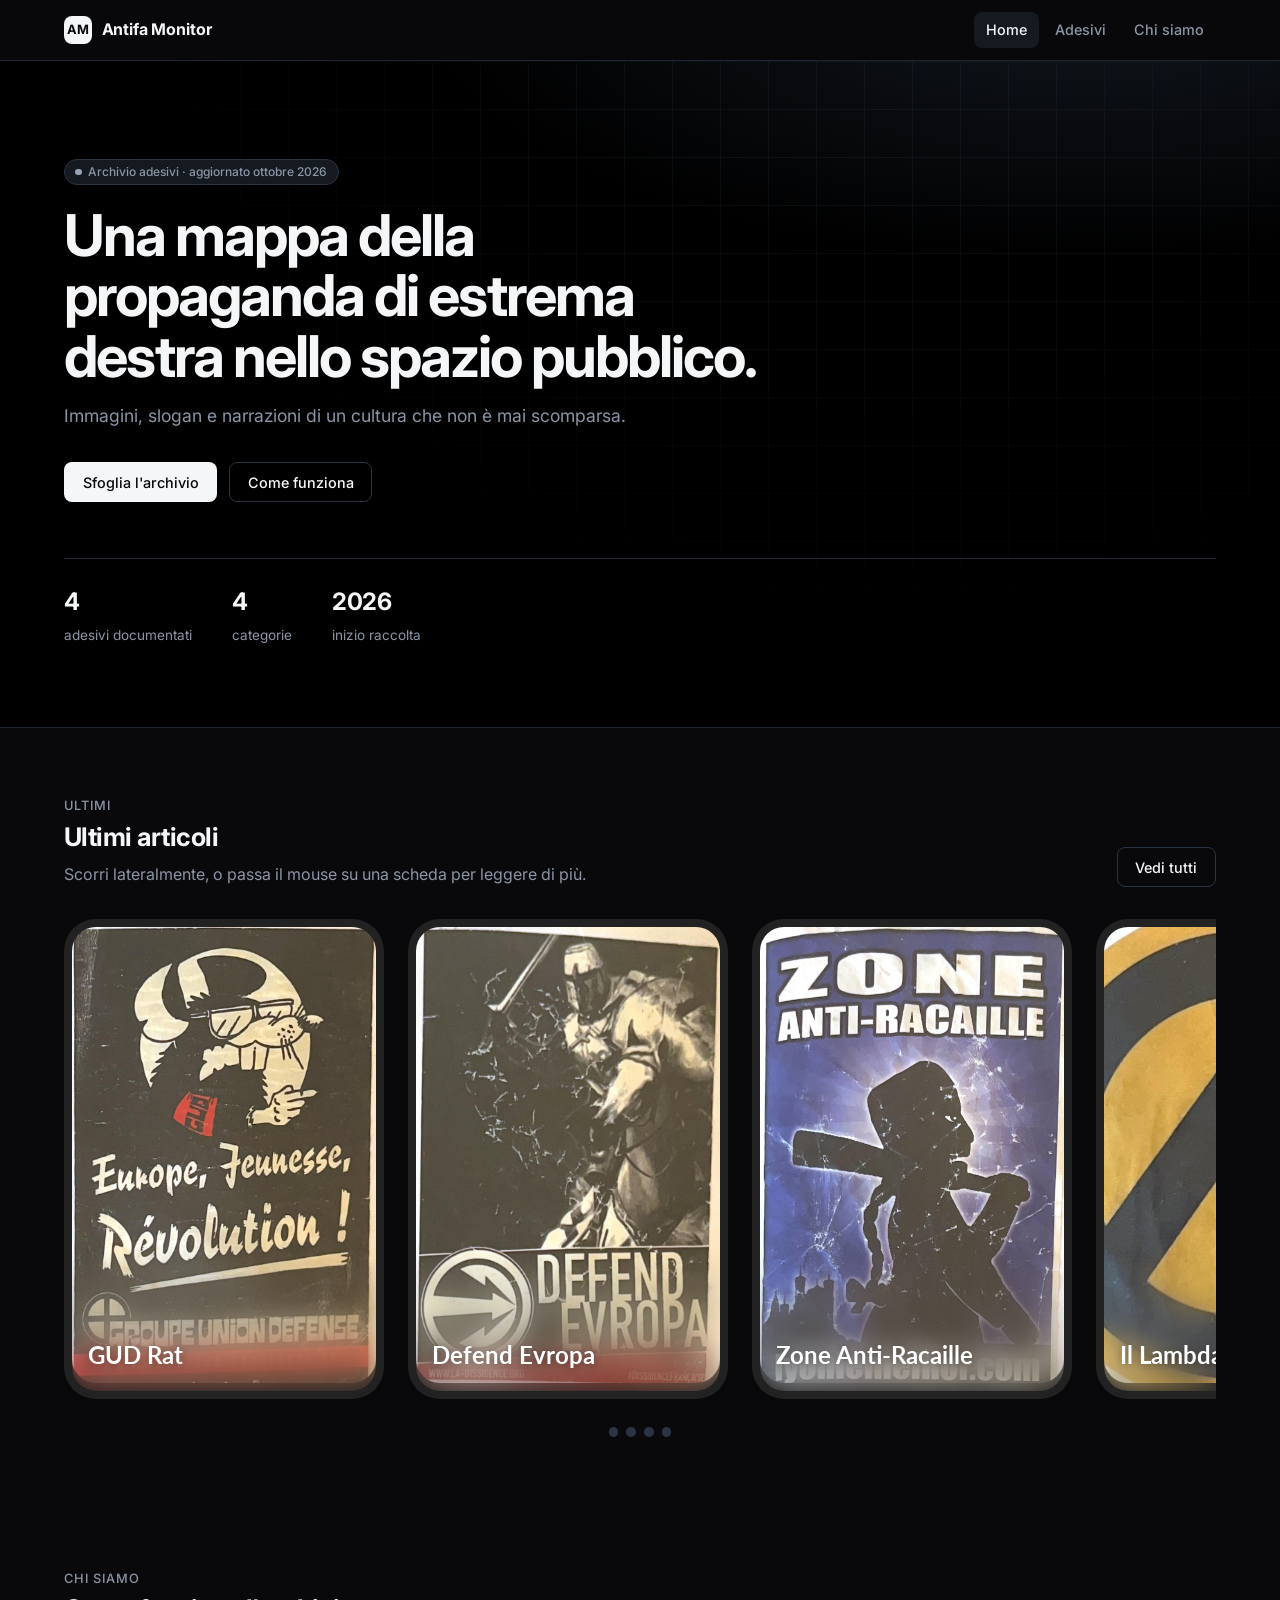
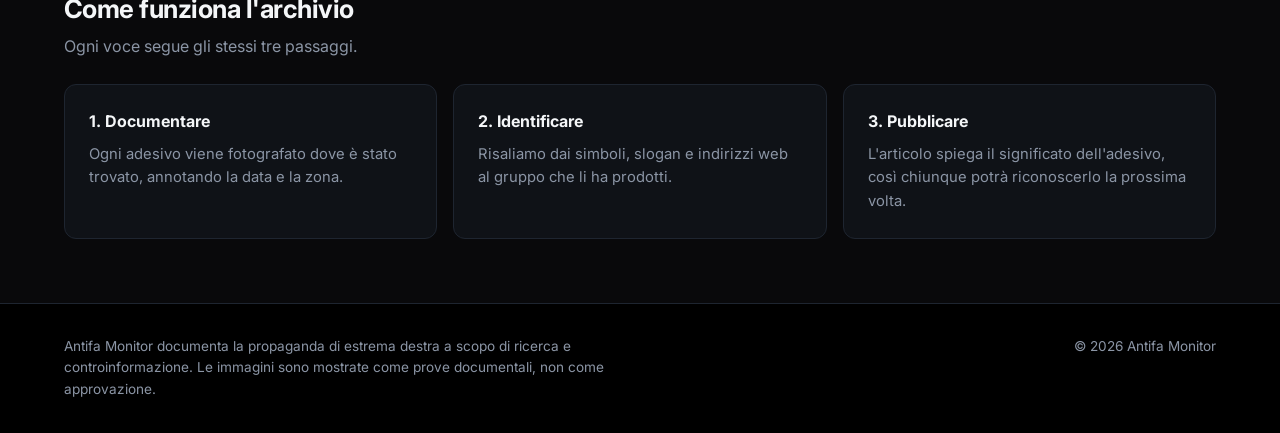
<file: index.html>
<!doctype html>
<html lang="it">
<head>
  <meta charset="utf-8">
  <meta name="viewport" content="width=device-width, initial-scale=1">
  <title>Antifa Monitor</title>
  <meta name="description" content="Un archivio che documenta gli adesivi dell'estrema destra trovati nello spazio pubblico.">
  <meta name="robots" content="noindex, nofollow">

  <link rel="stylesheet" href="css/style.css">
</head>
<body>
  <header class="site-header">
    <div class="container">
      <a class="brand" href="index.html"><span class="brand-mark">AM</span> Antifa Monitor</a>
      <nav aria-label="Principale">
        <ul class="menu">
          <li><a href="index.html" aria-current="page">Home</a></li>
          <li><a href="stickers.html">Adesivi</a></li>
          <li><a href="index.html#about">Chi siamo</a></li>
        </ul>
      </nav>
    </div>
  </header>

  <main>
    <section class="banner">
      <div class="container">
        <span class="badge badge-dot">Archivio adesivi · aggiornato ottobre 2026</span>
        <h1>Una mappa della propaganda di estrema destra nello spazio pubblico.</h1>
        <p class="lead">Immagini, slogan e narrazioni di un cultura che non è mai scomparsa.</p>
        <div class="actions">
          <a class="btn btn-primary" href="stickers.html">Sfoglia l'archivio</a>
          <a class="btn btn-outline" href="#about">Come funziona</a>
        </div>
        <div class="stats">
          <div><strong>4</strong><span>adesivi documentati</span></div>
          <div><strong>4</strong><span>categorie</span></div>
          <div><strong>2026</strong><span>inizio raccolta</span></div>
        </div>
      </div>
    </section>

    <section class="section" aria-labelledby="latest-title">
      <div class="container">
        <div class="section-head">
          <div>
            <p class="eyebrow">Ultimi</p>
            <h2 id="latest-title">Ultimi articoli</h2>
            <p>Scorri lateralmente, o passa il mouse su una scheda per leggere di più.</p>
          </div>
          <a class="btn btn-outline" href="stickers.html">Vedi tutti</a>
        </div>

        <div class="carousel" tabindex="0" aria-label="Ultimi articoli">
          <article class="card dark" id="latest-1">
            <img src="images/4.png" alt="Adesivo nero con un topo stilizzato e lo slogan Europe, Jeunesse, Révolution">
            <section>
              <h3><a href="sticker-gud.html">GUD Rat</a></h3>
              <p>Il topo nero e la croce celtica del Groupe Union Défense, un gruppo studentesco francese di estrema destra.</p>
              <div>
                <span class="tag">Gruppi studenteschi</span>
                <a class="button" href="sticker-gud.html" aria-label="Leggi: GUD Rat">Leggi</a>
              </div>
            </section>
          </article>

          <article class="card dark" id="latest-2">
            <img src="images/3.png" alt="Adesivo con un cavaliere crociato e la scritta Defend Evropa">
            <section>
              <h3><a href="sticker-defend-evropa.html">Defend Evropa</a></h3>
              <p>Iconografia crociata e caratteri arcaici de La Dissidence Française.</p>
              <div>
                <span class="tag">Nazionalisti</span>
                <a class="button" href="sticker-defend-evropa.html" aria-label="Leggi: Defend Evropa">Leggi</a>
              </div>
            </section>
          </article>

          <article class="card dark" id="latest-3">
            <img src="images/2.png" alt="Adesivo blu con la scritta Zone Anti-Racaille e una sagoma che impugna una mazza">
            <section>
              <h3><a href="sticker-zone-anti-racaille.html">Zone Anti-Racaille</a></h3>
              <p>Iconografia giustizialista sullo skyline di Lione, volta a intimidire un quartiere.</p>
              <div>
                <span class="tag">Gruppi locali</span>
                <a class="button" href="sticker-zone-anti-racaille.html" aria-label="Leggi: Zone Anti-Racaille">Leggi</a>
              </div>
            </section>
          </article>

          <article class="card dark" id="latest-4">
            <img src="images/1.png" alt="Adesivo rotondo giallo e nero con il simbolo lambda">
            <section>
              <h3><a href="sticker-lambda.html">Il Lambda</a></h3>
              <p>L'emblema giallo e nero del movimento identitario, Génération Identitaire.</p>
              <div>
                <span class="tag">Identitari</span>
                <a class="button" href="sticker-lambda.html" aria-label="Leggi: Il Lambda">Leggi</a>
              </div>
            </section>
          </article>
        </div>

        <nav class="carousel-dots" aria-label="Slide del carosello">
          <a href="#latest-1" aria-label="Slide 1"></a>
          <a href="#latest-2" aria-label="Slide 2"></a>
          <a href="#latest-3" aria-label="Slide 3"></a>
          <a href="#latest-4" aria-label="Slide 4"></a>
        </nav>
      </div>
    </section>

    <section class="section" id="about" aria-labelledby="about-title">
      <div class="container">
        <div class="section-head">
          <div>
            <p class="eyebrow">Chi siamo</p>
            <h2 id="about-title">Come funziona l'archivio</h2>
            <p>Ogni voce segue gli stessi tre passaggi.</p>
          </div>
        </div>
        <div class="grid-3">
          <div class="panel">
            <h3>1. Documentare</h3>
            <p>Ogni adesivo viene fotografato dove è stato trovato, annotando la data e la zona.</p>
          </div>
          <div class="panel">
            <h3>2. Identificare</h3>
            <p>Risaliamo dai simboli, slogan e indirizzi web al gruppo che li ha prodotti.</p>
          </div>
          <div class="panel">
            <h3>3. Pubblicare</h3>
            <p>L'articolo spiega il significato dell'adesivo, così chiunque potrà riconoscerlo la prossima volta.</p>
          </div>
        </div>
      </div>
    </section>
  </main>

  <footer class="site-footer">
    <div class="container">
      <p>Antifa Monitor documenta la propaganda di estrema destra a scopo di ricerca e controinformazione. Le immagini sono mostrate come prove documentali, non come approvazione.</p>
      <p>© 2026 Antifa Monitor</p>
    </div>
  </footer>
</body>
</html>
</file>
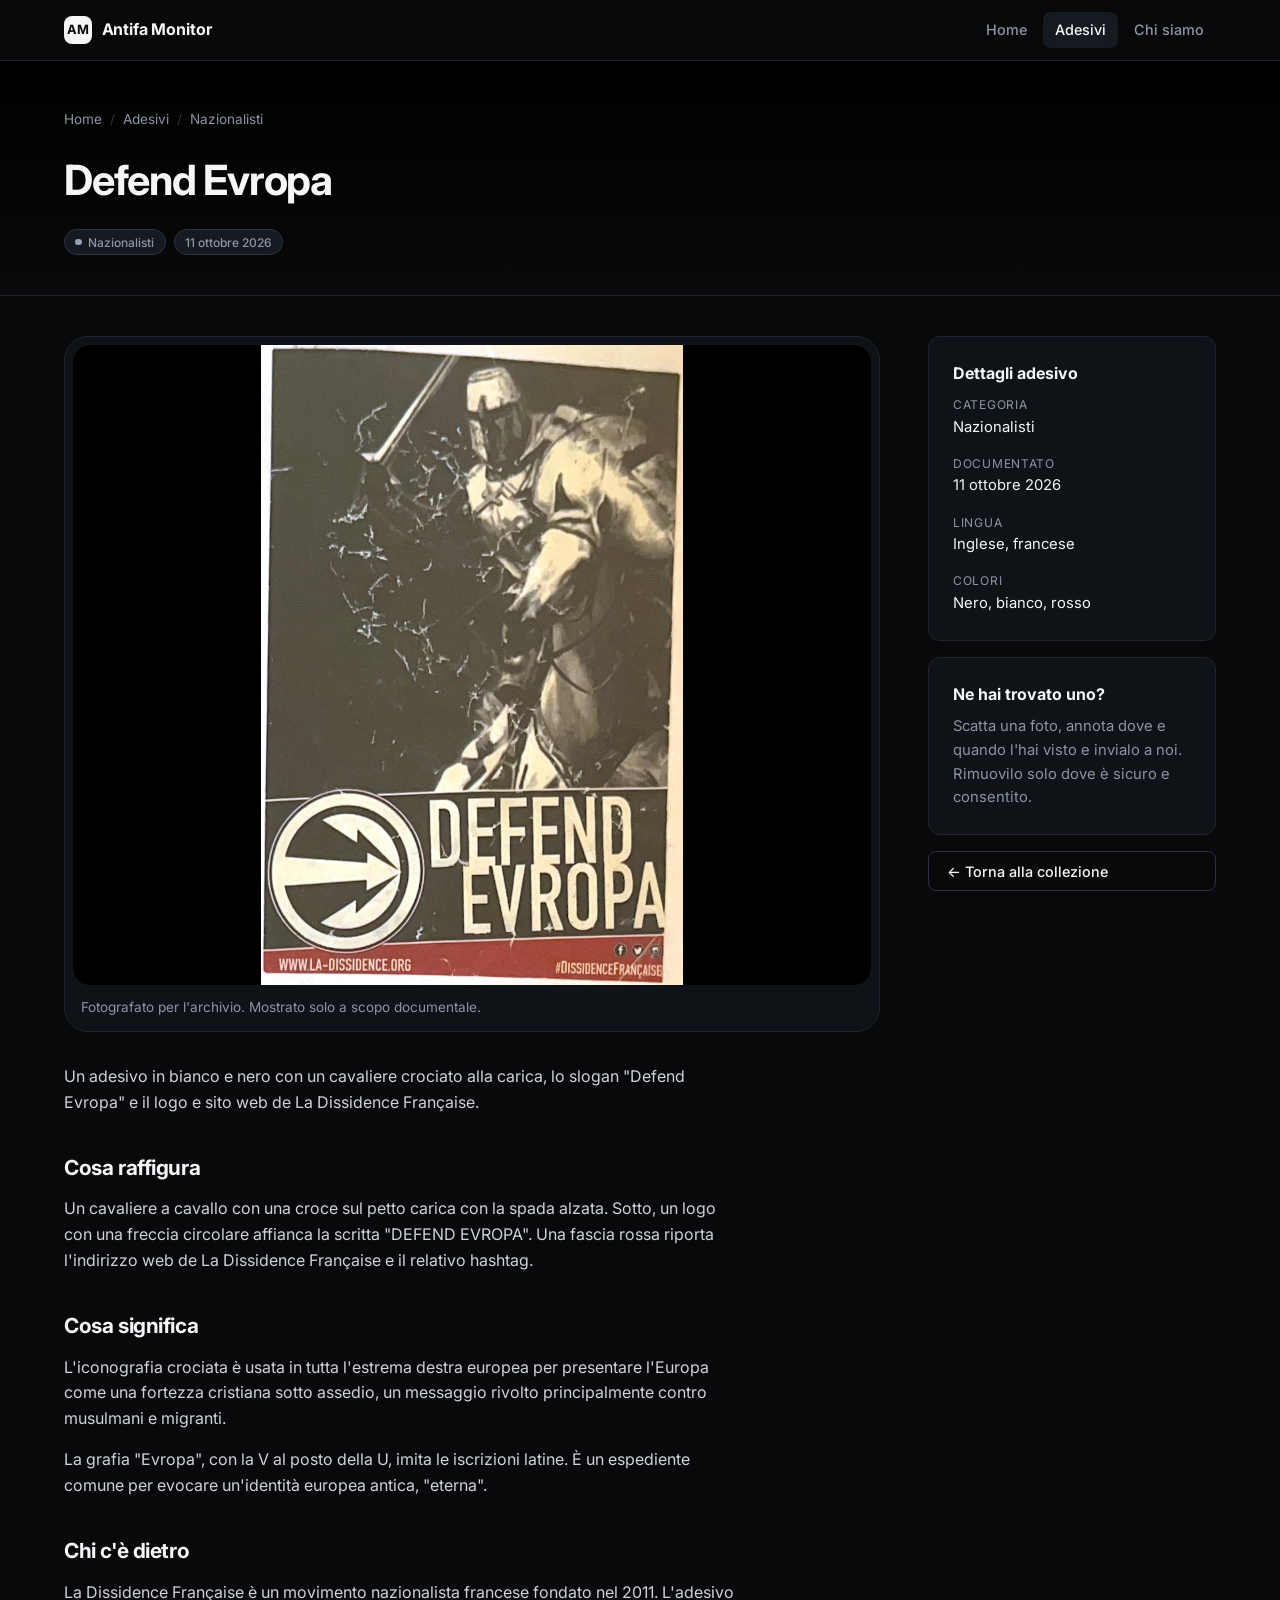
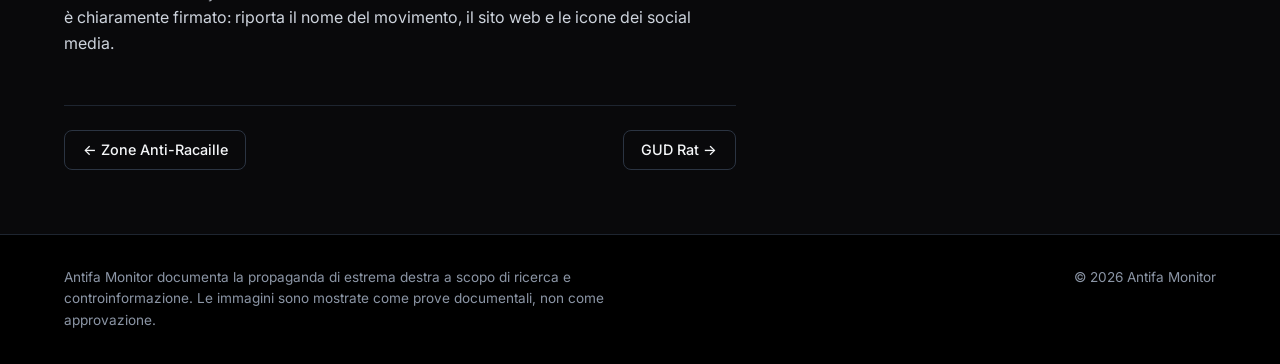
<file: sticker-defend-evropa.html>
<!doctype html>
<html lang="it">
<head>
  <meta charset="utf-8">
  <meta name="viewport" content="width=device-width, initial-scale=1">
  <title>Defend Evropa · Antifa Monitor</title>
  <link rel="stylesheet" href="css/style.css">
</head>
<body>
  <header class="site-header">
    <div class="container">
      <a class="brand" href="index.html"><span class="brand-mark">AM</span> Antifa Monitor</a>
      <nav aria-label="Principale">
        <ul class="menu">
          <li><a href="index.html">Home</a></li>
          <li><a href="stickers.html" aria-current="page">Adesivi</a></li>
          <li><a href="index.html#about">Chi siamo</a></li>
        </ul>
      </nav>
    </div>
  </header>

  <main>
    <div class="page-head">
      <div class="container">
        <ol class="breadcrumb">
          <li><a href="index.html">Home</a></li>
          <li><a href="stickers.html">Adesivi</a></li>
          <li><a href="stickers.html#nationalist">Nazionalisti</a></li>
        </ol>
        <h1>Defend Evropa</h1>
        <div class="article-meta">
          <a class="badge badge-dot" href="stickers.html#nationalist">Nazionalisti</a>
          <span class="badge"><time datetime="2026-10-11">11 ottobre 2026</time></span>
        </div>
      </div>
    </div>

    <div class="container article-layout">
      <article>
        <figure class="article-figure">
          <img src="images/3.png" alt="Adesivo con un cavaliere crociato e la scritta Defend Evropa">
          <figcaption>Fotografato per l'archivio. Mostrato solo a scopo documentale.</figcaption>
        </figure>
        <div class="prose">
          <p>Un adesivo in bianco e nero con un cavaliere crociato alla carica, lo slogan "Defend Evropa" e il logo e sito web de La Dissidence Française.</p>
          <h2>Cosa raffigura</h2>
          <p>Un cavaliere a cavallo con una croce sul petto carica con la spada alzata. Sotto, un logo con una freccia circolare affianca la scritta "DEFEND EVROPA". Una fascia rossa riporta l'indirizzo web de La Dissidence Française e il relativo hashtag.</p>
          <h2>Cosa significa</h2>
          <p>L'iconografia crociata è usata in tutta l'estrema destra europea per presentare l'Europa come una fortezza cristiana sotto assedio, un messaggio rivolto principalmente contro musulmani e migranti.</p>
          <p>La grafia "Evropa", con la V al posto della U, imita le iscrizioni latine. È un espediente comune per evocare un'identità europea antica, "eterna".</p>
          <h2>Chi c'è dietro</h2>
          <p>La Dissidence Française è un movimento nazionalista francese fondato nel 2011. L'adesivo è chiaramente firmato: riporta il nome del movimento, il sito web e le icone dei social media.</p>
        </div>
        <nav class="article-nav" aria-label="Altri articoli">
          <a class="btn btn-outline" href="sticker-zone-anti-racaille.html">← Zone Anti-Racaille</a>
          <a class="btn btn-outline" href="sticker-gud.html">GUD Rat →</a>
        </nav>
      </article>

      <aside class="article-aside">
        <div class="panel">
          <h3>Dettagli adesivo</h3>
          <dl class="details">
            <div><dt>Categoria</dt><dd>Nazionalisti</dd></div>
            <div><dt>Documentato</dt><dd>11 ottobre 2026</dd></div>
            <div><dt>Lingua</dt><dd>Inglese, francese</dd></div>
            <div><dt>Colori</dt><dd>Nero, bianco, rosso</dd></div>
          </dl>
        </div>
        <div class="panel">
          <h3>Ne hai trovato uno?</h3>
          <p>Scatta una foto, annota dove e quando l'hai visto e invialo a noi. Rimuovilo solo dove è sicuro e consentito.</p>
        </div>
        <a class="btn btn-outline" href="stickers.html">← Torna alla collezione</a>
      </aside>
    </div>
  </main>

  <footer class="site-footer">
    <div class="container">
      <p>Antifa Monitor documenta la propaganda di estrema destra a scopo di ricerca e controinformazione. Le immagini sono mostrate come prove documentali, non come approvazione.</p>
      <p>© 2026 Antifa Monitor</p>
    </div>
  </footer>
</body>
</html>
</file>
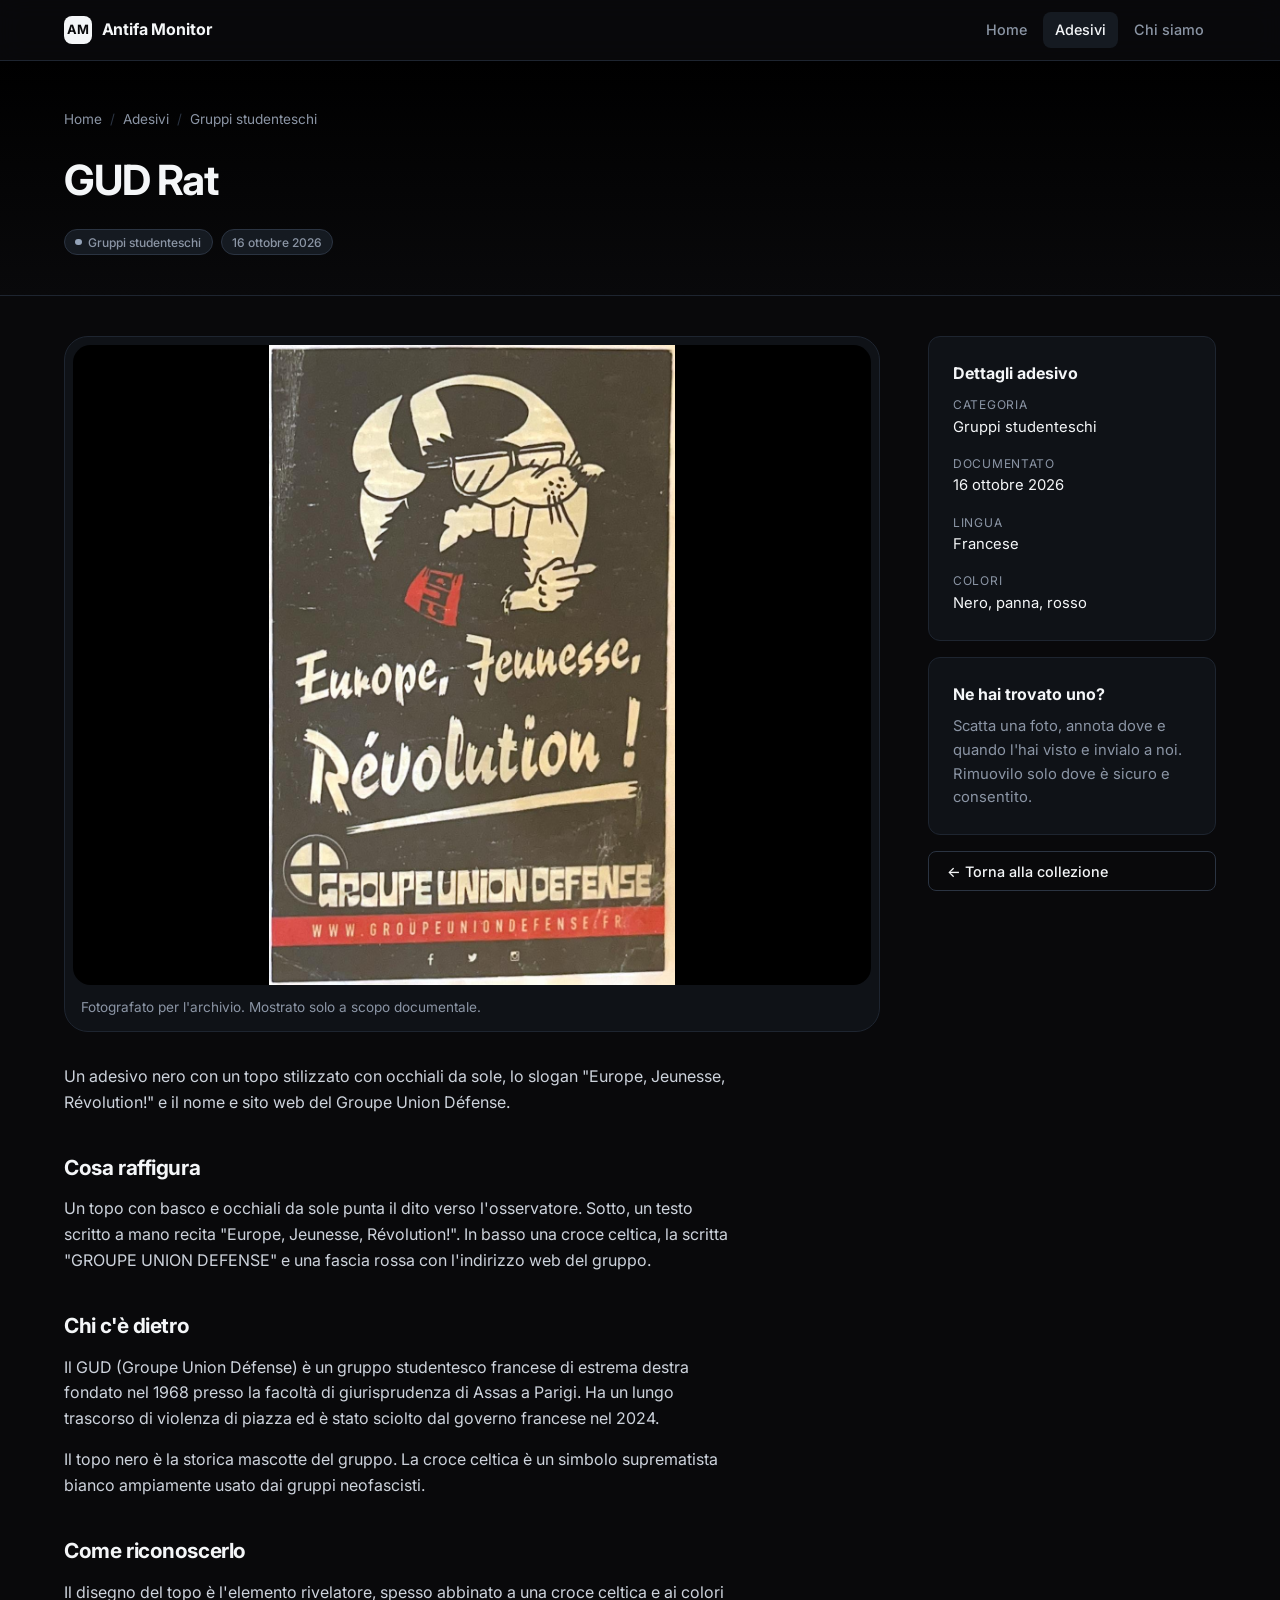
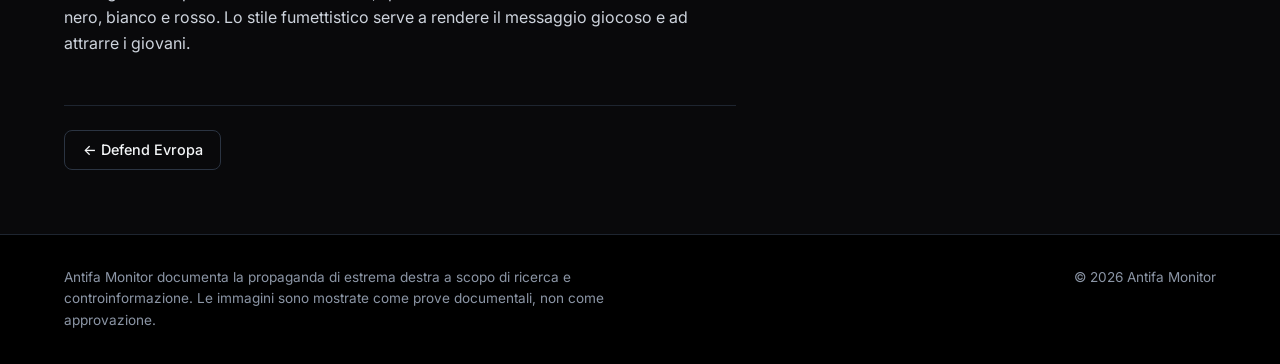
<file: sticker-gud.html>
<!doctype html>
<html lang="it">
<head>
  <meta charset="utf-8">
  <meta name="viewport" content="width=device-width, initial-scale=1">
  <title>GUD Rat · Antifa Monitor</title>
  <link rel="stylesheet" href="css/style.css">
</head>
<body>
  <header class="site-header">
    <div class="container">
      <a class="brand" href="index.html"><span class="brand-mark">AM</span> Antifa Monitor</a>
      <nav aria-label="Principale">
        <ul class="menu">
          <li><a href="index.html">Home</a></li>
          <li><a href="stickers.html" aria-current="page">Adesivi</a></li>
          <li><a href="index.html#about">Chi siamo</a></li>
        </ul>
      </nav>
    </div>
  </header>

  <main>
    <div class="page-head">
      <div class="container">
        <ol class="breadcrumb">
          <li><a href="index.html">Home</a></li>
          <li><a href="stickers.html">Adesivi</a></li>
          <li><a href="stickers.html#student">Gruppi studenteschi</a></li>
        </ol>
        <h1>GUD Rat</h1>
        <div class="article-meta">
          <a class="badge badge-dot" href="stickers.html#student">Gruppi studenteschi</a>
          <span class="badge"><time datetime="2026-10-16">16 ottobre 2026</time></span>
        </div>
      </div>
    </div>

    <div class="container article-layout">
      <article>
        <figure class="article-figure">
          <img src="images/4.png" alt="Adesivo nero con un topo stilizzato e lo slogan Europe, Jeunesse, Révolution">
          <figcaption>Fotografato per l'archivio. Mostrato solo a scopo documentale.</figcaption>
        </figure>
        <div class="prose">
          <p>Un adesivo nero con un topo stilizzato con occhiali da sole, lo slogan "Europe, Jeunesse, Révolution!" e il nome e sito web del Groupe Union Défense.</p>
          <h2>Cosa raffigura</h2>
          <p>Un topo con basco e occhiali da sole punta il dito verso l'osservatore. Sotto, un testo scritto a mano recita "Europe, Jeunesse, Révolution!". In basso una croce celtica, la scritta "GROUPE UNION DEFENSE" e una fascia rossa con l'indirizzo web del gruppo.</p>
          <h2>Chi c'è dietro</h2>
          <p>Il GUD (Groupe Union Défense) è un gruppo studentesco francese di estrema destra fondato nel 1968 presso la facoltà di giurisprudenza di Assas a Parigi. Ha un lungo trascorso di violenza di piazza ed è stato sciolto dal governo francese nel 2024.</p>
          <p>Il topo nero è la storica mascotte del gruppo. La croce celtica è un simbolo suprematista bianco ampiamente usato dai gruppi neofascisti.</p>
          <h2>Come riconoscerlo</h2>
          <p>Il disegno del topo è l'elemento rivelatore, spesso abbinato a una croce celtica e ai colori nero, bianco e rosso. Lo stile fumettistico serve a rendere il messaggio giocoso e ad attrarre i giovani.</p>
        </div>
        <nav class="article-nav" aria-label="Altri articoli">
          <a class="btn btn-outline" href="sticker-defend-evropa.html">← Defend Evropa</a>
          <span></span>
        </nav>
      </article>

      <aside class="article-aside">
        <div class="panel">
          <h3>Dettagli adesivo</h3>
          <dl class="details">
            <div><dt>Categoria</dt><dd>Gruppi studenteschi</dd></div>
            <div><dt>Documentato</dt><dd>16 ottobre 2026</dd></div>
            <div><dt>Lingua</dt><dd>Francese</dd></div>
            <div><dt>Colori</dt><dd>Nero, panna, rosso</dd></div>
          </dl>
        </div>
        <div class="panel">
          <h3>Ne hai trovato uno?</h3>
          <p>Scatta una foto, annota dove e quando l'hai visto e invialo a noi. Rimuovilo solo dove è sicuro e consentito.</p>
        </div>
        <a class="btn btn-outline" href="stickers.html">← Torna alla collezione</a>
      </aside>
    </div>
  </main>

  <footer class="site-footer">
    <div class="container">
      <p>Antifa Monitor documenta la propaganda di estrema destra a scopo di ricerca e controinformazione. Le immagini sono mostrate come prove documentali, non come approvazione.</p>
      <p>© 2026 Antifa Monitor</p>
    </div>
  </footer>
</body>
</html>
</file>
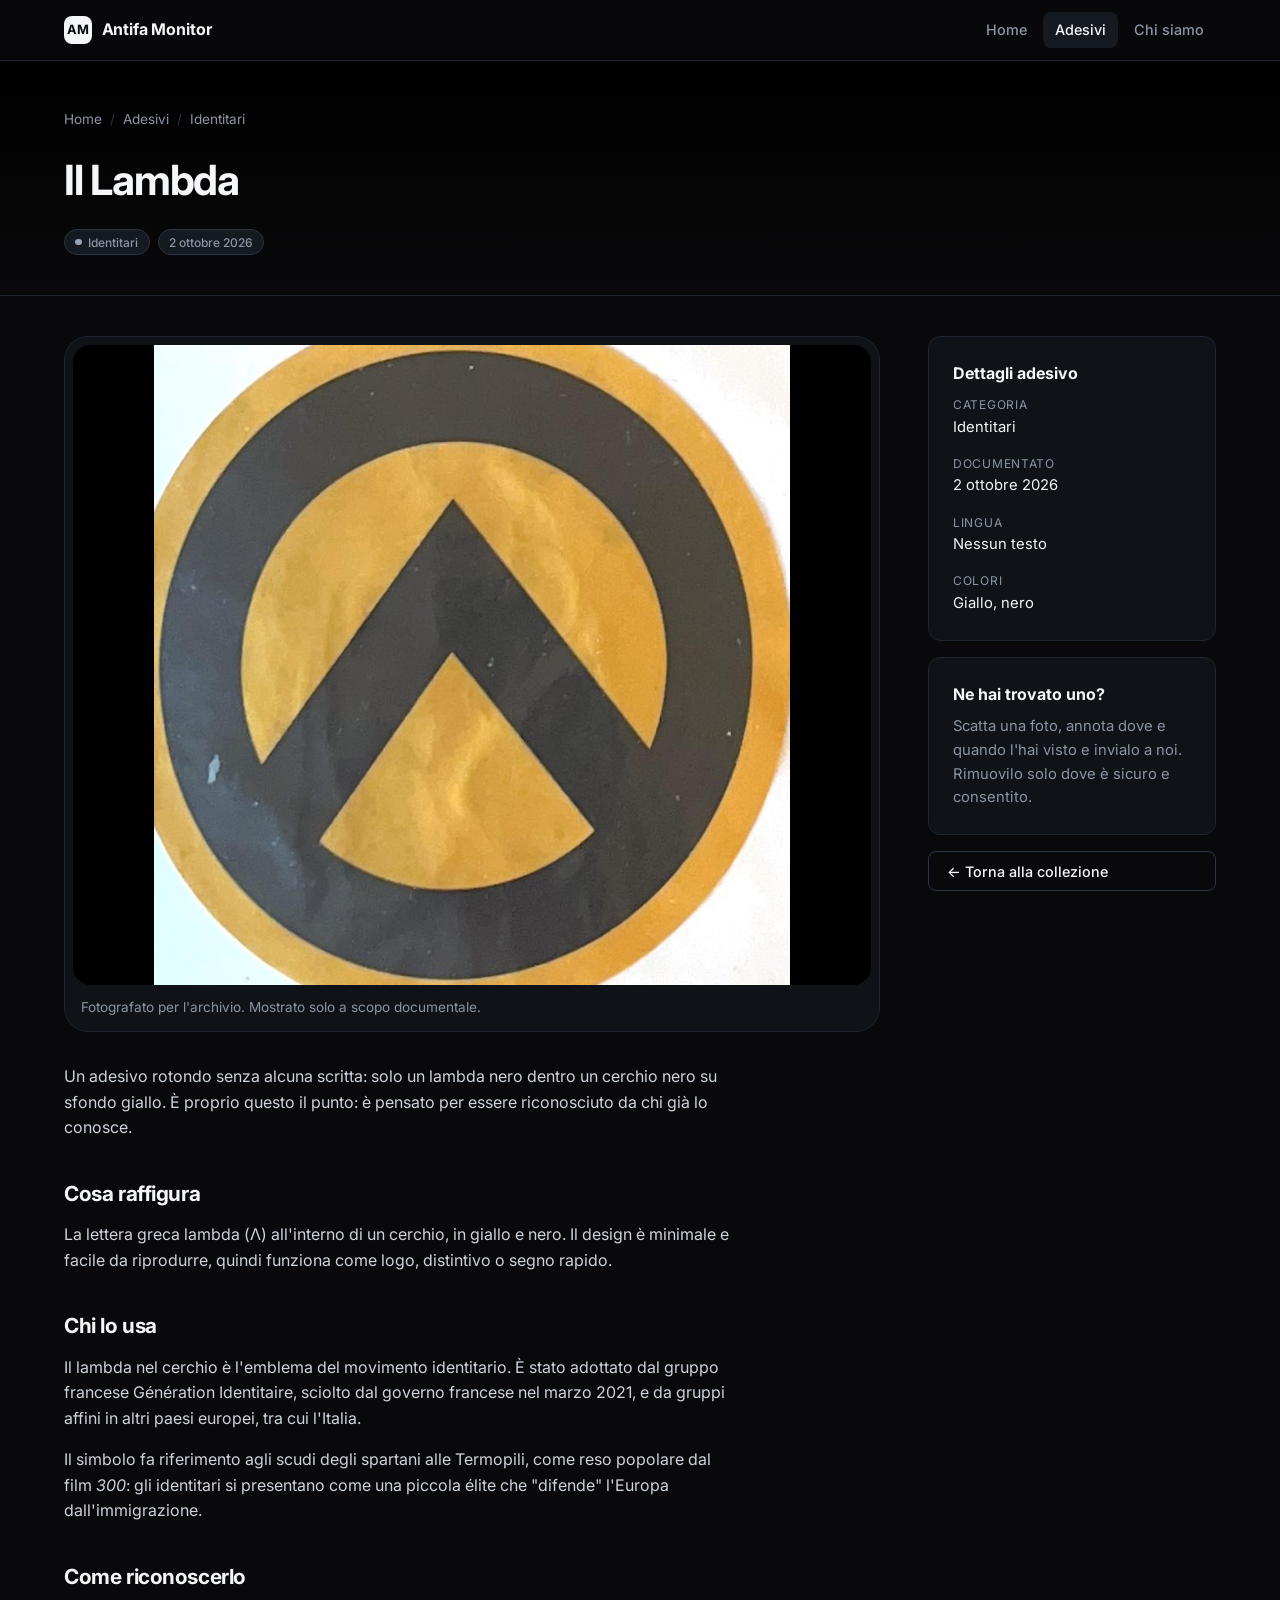
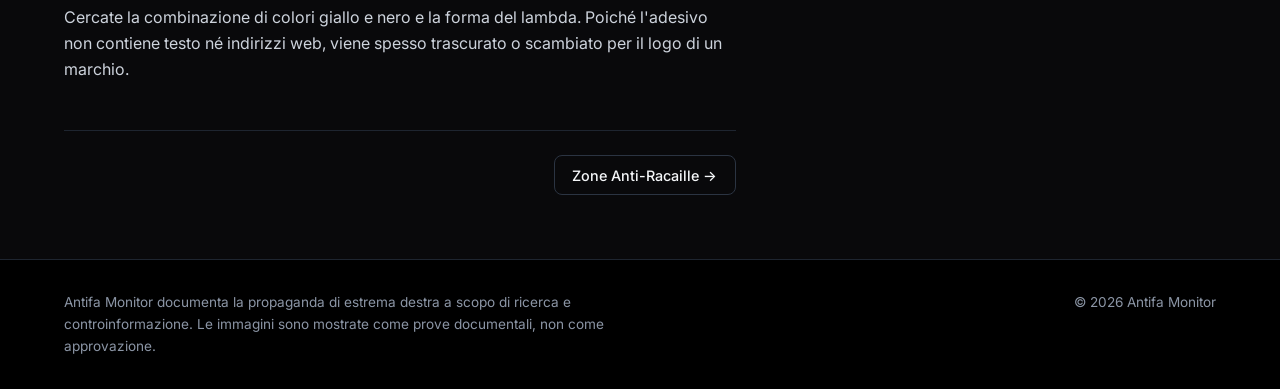
<file: sticker-lambda.html>
<!doctype html>
<html lang="it">
<head>
  <meta charset="utf-8">
  <meta name="viewport" content="width=device-width, initial-scale=1">
  <title>Il Lambda · Antifa Monitor</title>
  <link rel="stylesheet" href="css/style.css">
</head>
<body>
  <header class="site-header">
    <div class="container">
      <a class="brand" href="index.html"><span class="brand-mark">AM</span> Antifa Monitor</a>
      <nav aria-label="Principale">
        <ul class="menu">
          <li><a href="index.html">Home</a></li>
          <li><a href="stickers.html" aria-current="page">Adesivi</a></li>
          <li><a href="index.html#about">Chi siamo</a></li>
        </ul>
      </nav>
    </div>
  </header>

  <main>
    <div class="page-head">
      <div class="container">
        <ol class="breadcrumb">
          <li><a href="index.html">Home</a></li>
          <li><a href="stickers.html">Adesivi</a></li>
          <li><a href="stickers.html#identitarian">Identitari</a></li>
        </ol>
        <h1>Il Lambda</h1>
        <div class="article-meta">
          <a class="badge badge-dot" href="stickers.html#identitarian">Identitari</a>
          <span class="badge"><time datetime="2026-10-02">2 ottobre 2026</time></span>
        </div>
      </div>
    </div>

    <div class="container article-layout">
      <article>
        <figure class="article-figure">
          <img src="images/1.png" alt="Adesivo rotondo giallo e nero con il simbolo lambda">
          <figcaption>Fotografato per l'archivio. Mostrato solo a scopo documentale.</figcaption>
        </figure>
        <div class="prose">
          <p>Un adesivo rotondo senza alcuna scritta: solo un lambda nero dentro un cerchio nero su sfondo giallo. È proprio questo il punto: è pensato per essere riconosciuto da chi già lo conosce.</p>
          <h2>Cosa raffigura</h2>
          <p>La lettera greca lambda (Λ) all'interno di un cerchio, in giallo e nero. Il design è minimale e facile da riprodurre, quindi funziona come logo, distintivo o segno rapido.</p>
          <h2>Chi lo usa</h2>
          <p>Il lambda nel cerchio è l'emblema del movimento identitario. È stato adottato dal gruppo francese Génération Identitaire, sciolto dal governo francese nel marzo 2021, e da gruppi affini in altri paesi europei, tra cui l'Italia.</p>
          <p>Il simbolo fa riferimento agli scudi degli spartani alle Termopili, come reso popolare dal film <em>300</em>: gli identitari si presentano come una piccola élite che "difende" l'Europa dall'immigrazione.</p>
          <h2>Come riconoscerlo</h2>
          <p>Cercate la combinazione di colori giallo e nero e la forma del lambda. Poiché l'adesivo non contiene testo né indirizzi web, viene spesso trascurato o scambiato per il logo di un marchio.</p>
        </div>
        <nav class="article-nav" aria-label="Altri articoli">
          <span></span>
          <a class="btn btn-outline" href="sticker-zone-anti-racaille.html">Zone Anti-Racaille →</a>
        </nav>
      </article>

      <aside class="article-aside">
        <div class="panel">
          <h3>Dettagli adesivo</h3>
          <dl class="details">
            <div><dt>Categoria</dt><dd>Identitari</dd></div>
            <div><dt>Documentato</dt><dd>2 ottobre 2026</dd></div>
            <div><dt>Lingua</dt><dd>Nessun testo</dd></div>
            <div><dt>Colori</dt><dd>Giallo, nero</dd></div>
          </dl>
        </div>
        <div class="panel">
          <h3>Ne hai trovato uno?</h3>
          <p>Scatta una foto, annota dove e quando l'hai visto e invialo a noi. Rimuovilo solo dove è sicuro e consentito.</p>
        </div>
        <a class="btn btn-outline" href="stickers.html">← Torna alla collezione</a>
      </aside>
    </div>
  </main>

  <footer class="site-footer">
    <div class="container">
      <p>Antifa Monitor documenta la propaganda di estrema destra a scopo di ricerca e controinformazione. Le immagini sono mostrate come prove documentali, non come approvazione.</p>
      <p>© 2026 Antifa Monitor</p>
    </div>
  </footer>
</body>
</html>
</file>
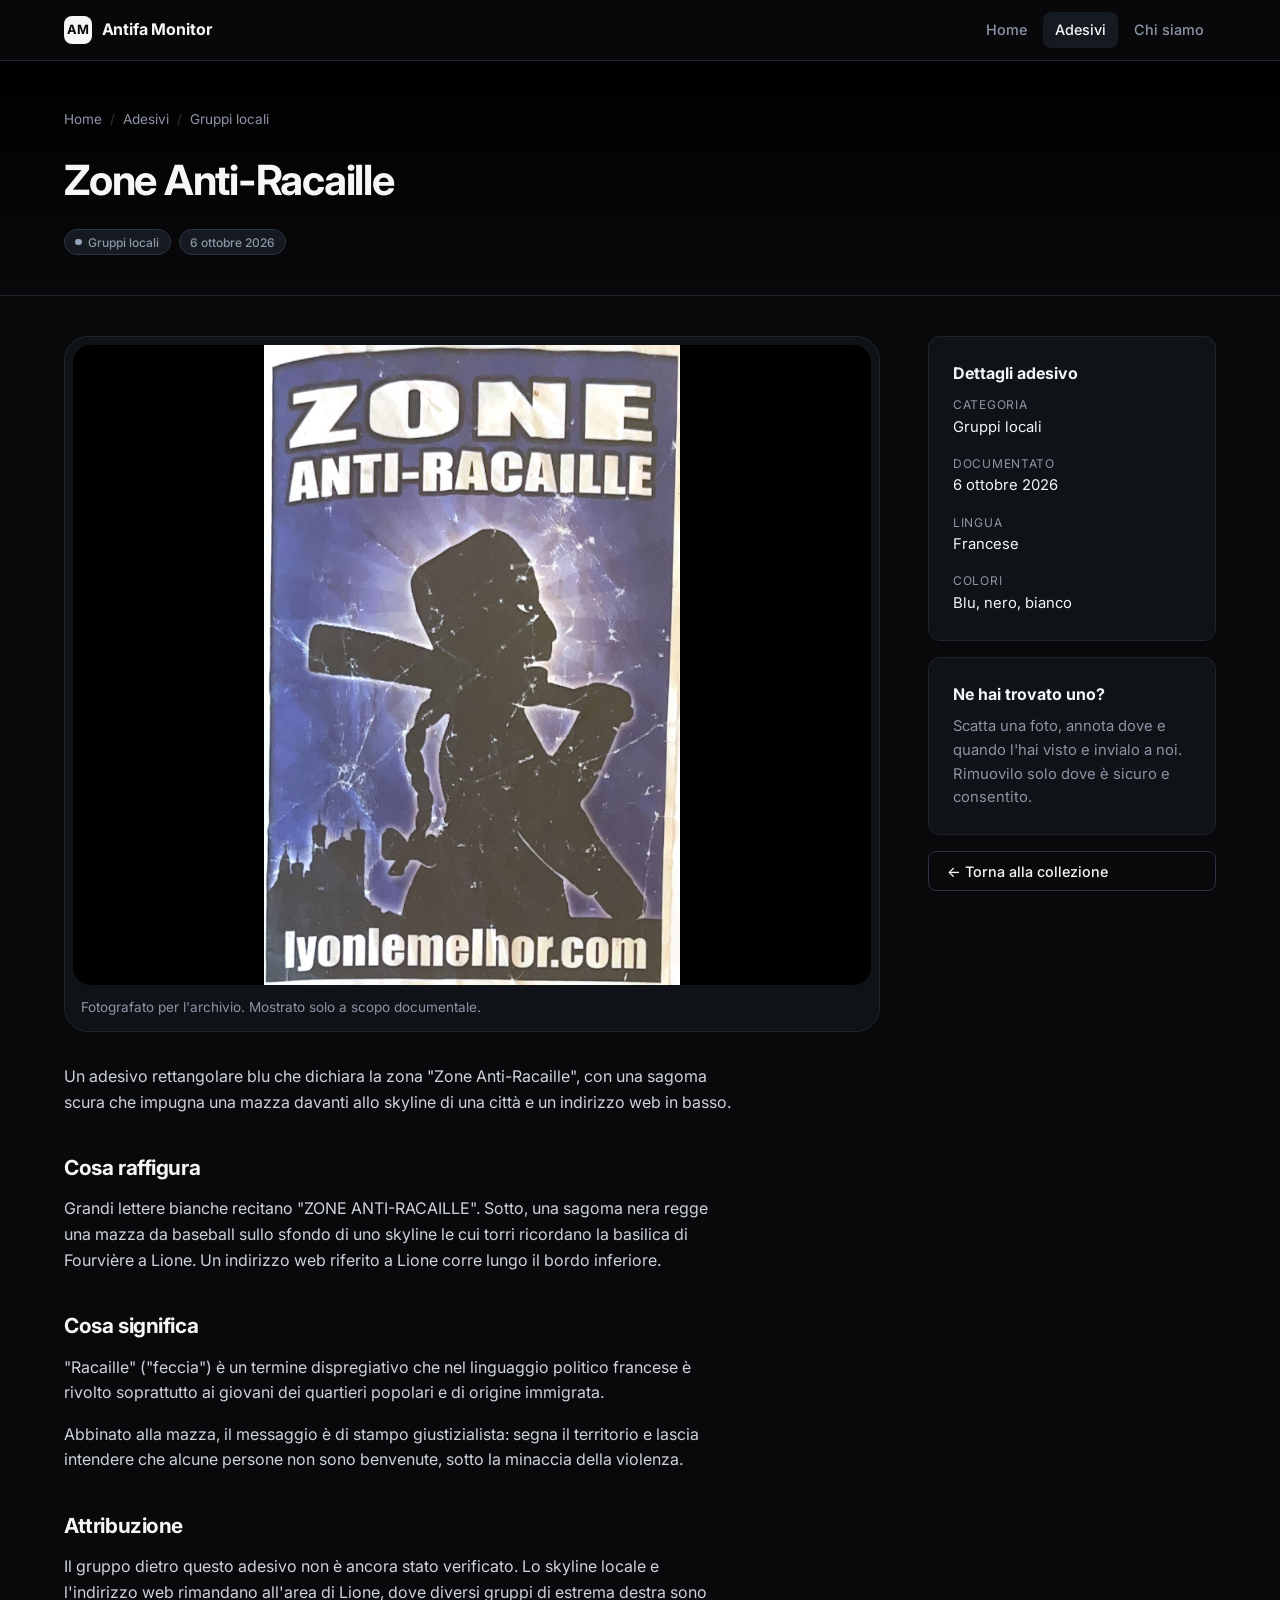
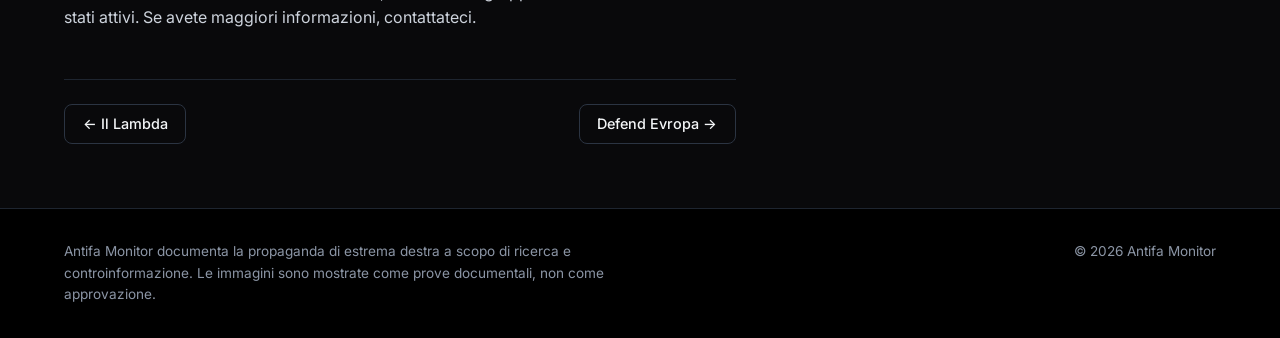
<file: sticker-zone-anti-racaille.html>
<!doctype html>
<html lang="it">
<head>
  <meta charset="utf-8">
  <meta name="viewport" content="width=device-width, initial-scale=1">
  <title>Zone Anti-Racaille · Antifa Monitor</title>
  <link rel="stylesheet" href="css/style.css">
</head>
<body>
  <header class="site-header">
    <div class="container">
      <a class="brand" href="index.html"><span class="brand-mark">AM</span> Antifa Monitor</a>
      <nav aria-label="Principale">
        <ul class="menu">
          <li><a href="index.html">Home</a></li>
          <li><a href="stickers.html" aria-current="page">Adesivi</a></li>
          <li><a href="index.html#about">Chi siamo</a></li>
        </ul>
      </nav>
    </div>
  </header>

  <main>
    <div class="page-head">
      <div class="container">
        <ol class="breadcrumb">
          <li><a href="index.html">Home</a></li>
          <li><a href="stickers.html">Adesivi</a></li>
          <li><a href="stickers.html#local">Gruppi locali</a></li>
        </ol>
        <h1>Zone Anti-Racaille</h1>
        <div class="article-meta">
          <a class="badge badge-dot" href="stickers.html#local">Gruppi locali</a>
          <span class="badge"><time datetime="2026-10-06">6 ottobre 2026</time></span>
        </div>
      </div>
    </div>

    <div class="container article-layout">
      <article>
        <figure class="article-figure">
          <img src="images/2.png" alt="Adesivo blu con la scritta Zone Anti-Racaille e una sagoma che impugna una mazza">
          <figcaption>Fotografato per l'archivio. Mostrato solo a scopo documentale.</figcaption>
        </figure>
        <div class="prose">
          <p>Un adesivo rettangolare blu che dichiara la zona "Zone Anti-Racaille", con una sagoma scura che impugna una mazza davanti allo skyline di una città e un indirizzo web in basso.</p>
          <h2>Cosa raffigura</h2>
          <p>Grandi lettere bianche recitano "ZONE ANTI-RACAILLE". Sotto, una sagoma nera regge una mazza da baseball sullo sfondo di uno skyline le cui torri ricordano la basilica di Fourvière a Lione. Un indirizzo web riferito a Lione corre lungo il bordo inferiore.</p>
          <h2>Cosa significa</h2>
          <p>"Racaille" ("feccia") è un termine dispregiativo che nel linguaggio politico francese è rivolto soprattutto ai giovani dei quartieri popolari e di origine immigrata.</p>
          <p>Abbinato alla mazza, il messaggio è di stampo giustizialista: segna il territorio e lascia intendere che alcune persone non sono benvenute, sotto la minaccia della violenza.</p>
          <h2>Attribuzione</h2>
          <p>Il gruppo dietro questo adesivo non è ancora stato verificato. Lo skyline locale e l'indirizzo web rimandano all'area di Lione, dove diversi gruppi di estrema destra sono stati attivi. Se avete maggiori informazioni, contattateci.</p>
        </div>
        <nav class="article-nav" aria-label="Altri articoli">
          <a class="btn btn-outline" href="sticker-lambda.html">← Il Lambda</a>
          <a class="btn btn-outline" href="sticker-defend-evropa.html">Defend Evropa →</a>
        </nav>
      </article>

      <aside class="article-aside">
        <div class="panel">
          <h3>Dettagli adesivo</h3>
          <dl class="details">
            <div><dt>Categoria</dt><dd>Gruppi locali</dd></div>
            <div><dt>Documentato</dt><dd>6 ottobre 2026</dd></div>
            <div><dt>Lingua</dt><dd>Francese</dd></div>
            <div><dt>Colori</dt><dd>Blu, nero, bianco</dd></div>
          </dl>
        </div>
        <div class="panel">
          <h3>Ne hai trovato uno?</h3>
          <p>Scatta una foto, annota dove e quando l'hai visto e invialo a noi. Rimuovilo solo dove è sicuro e consentito.</p>
        </div>
        <a class="btn btn-outline" href="stickers.html">← Torna alla collezione</a>
      </aside>
    </div>
  </main>

  <footer class="site-footer">
    <div class="container">
      <p>Antifa Monitor documenta la propaganda di estrema destra a scopo di ricerca e controinformazione. Le immagini sono mostrate come prove documentali, non come approvazione.</p>
      <p>© 2026 Antifa Monitor</p>
    </div>
  </footer>
</body>
</html>
</file>
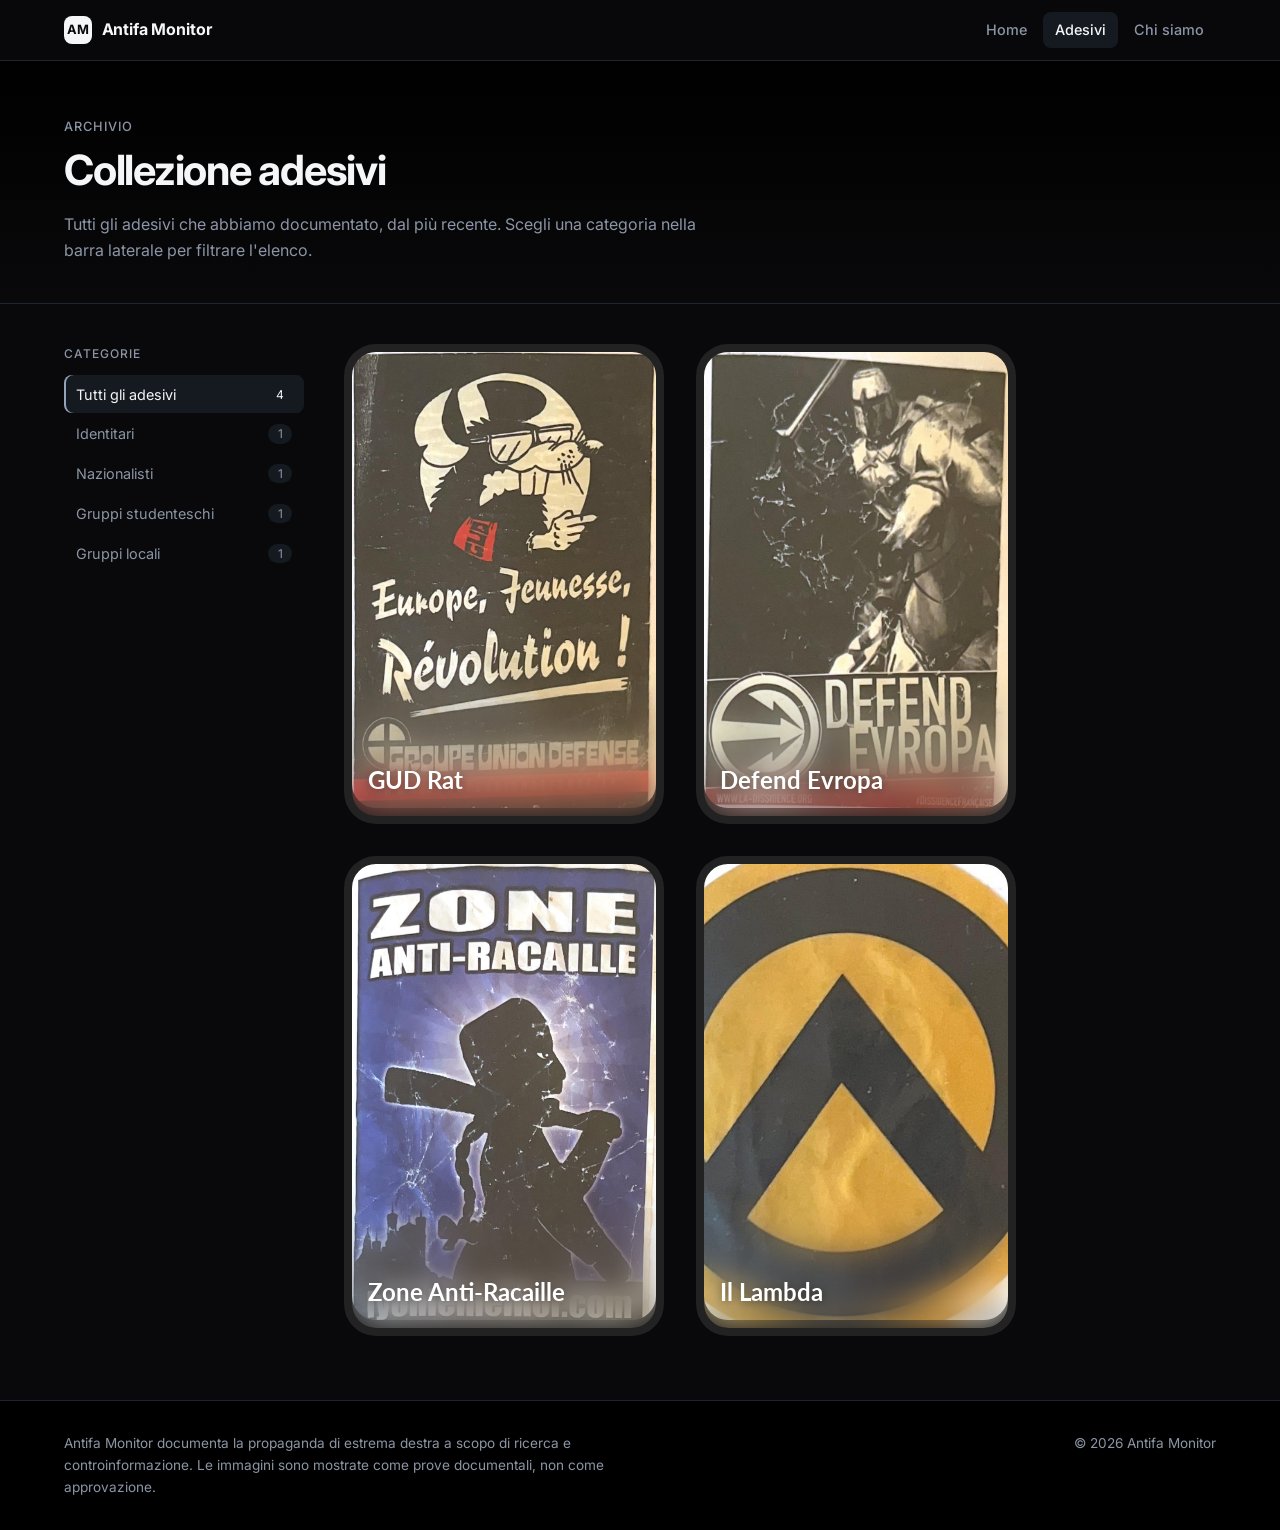
<file: stickers.html>
<!doctype html>
<html lang="it">
<head>
  <meta charset="utf-8">
  <meta name="viewport" content="width=device-width, initial-scale=1">
  <title>Collezione adesivi · Antifa Monitor</title>
  <meta name="description" content="Archivio degli adesivi di estrema destra documentati da Antifa Monitor, per categoria.">
  <link rel="stylesheet" href="css/style.css">
</head>
<body>
  <header class="site-header">
    <div class="container">
      <a class="brand" href="index.html"><span class="brand-mark">AM</span> Antifa Monitor</a>
      <nav aria-label="Principale">
        <ul class="menu">
          <li><a href="index.html">Home</a></li>
          <li><a href="stickers.html" aria-current="page">Adesivi</a></li>
          <li><a href="index.html#about">Chi siamo</a></li>
        </ul>
      </nav>
    </div>
  </header>

  <main>
    <div class="page-head">
      <div class="container">
        <p class="eyebrow">Archivio</p>
        <h1>Collezione adesivi</h1>
        <p>Tutti gli adesivi che abbiamo documentato, dal più recente. Scegli una categoria nella barra laterale per filtrare l'elenco.</p>
      </div>
    </div>

    <div class="container archive">
      <span class="cat-anchor" id="all"></span>
      <span class="cat-anchor" id="identitarian"></span>
      <span class="cat-anchor" id="nationalist"></span>
      <span class="cat-anchor" id="student"></span>
      <span class="cat-anchor" id="local"></span>

      <aside class="sidebar" aria-label="Categorie">
        <h2>Categorie</h2>
        <ul class="cat-list">
          <li><a href="#all">Tutti gli adesivi <span class="count">4</span></a></li>
          <li><a href="#identitarian">Identitari <span class="count">1</span></a></li>
          <li><a href="#nationalist">Nazionalisti <span class="count">1</span></a></li>
          <li><a href="#student">Gruppi studenteschi <span class="count">1</span></a></li>
          <li><a href="#local">Gruppi locali <span class="count">1</span></a></li>
        </ul>
      </aside>

      <div class="archive-grid">
        <article class="card dark" data-category="student">
          <img src="images/4.png" alt="Adesivo nero con un topo stilizzato e lo slogan Europe, Jeunesse, Révolution">
          <section>
            <h3><a href="sticker-gud.html">GUD Rat</a></h3>
            <p>Il topo nero e la croce celtica del Groupe Union Défense, un gruppo studentesco francese di estrema destra.</p>
            <div>
              <span class="tag">Gruppi studenteschi</span>
              <a class="button" href="sticker-gud.html" aria-label="Leggi: GUD Rat">Leggi</a>
            </div>
          </section>
        </article>

        <article class="card dark" data-category="nationalist">
          <img src="images/3.png" alt="Adesivo con un cavaliere crociato e la scritta Defend Evropa">
          <section>
            <h3><a href="sticker-defend-evropa.html">Defend Evropa</a></h3>
            <p>Iconografia crociata e caratteri arcaici de La Dissidence Française.</p>
            <div>
              <span class="tag">Nazionalisti</span>
              <a class="button" href="sticker-defend-evropa.html" aria-label="Leggi: Defend Evropa">Leggi</a>
            </div>
          </section>
        </article>

        <article class="card dark" data-category="local">
          <img src="images/2.png" alt="Adesivo blu con la scritta Zone Anti-Racaille e una sagoma che impugna una mazza">
          <section>
            <h3><a href="sticker-zone-anti-racaille.html">Zone Anti-Racaille</a></h3>
            <p>Iconografia giustizialista sullo skyline di Lione, volta a intimidire un quartiere.</p>
            <div>
              <span class="tag">Gruppi locali</span>
              <a class="button" href="sticker-zone-anti-racaille.html" aria-label="Leggi: Zone Anti-Racaille">Leggi</a>
            </div>
          </section>
        </article>

        <article class="card dark" data-category="identitarian">
          <img src="images/1.png" alt="Adesivo rotondo giallo e nero con il simbolo lambda">
          <section>
            <h3><a href="sticker-lambda.html">Il Lambda</a></h3>
            <p>L'emblema giallo e nero del movimento identitario, Génération Identitaire.</p>
            <div>
              <span class="tag">Identitari</span>
              <a class="button" href="sticker-lambda.html" aria-label="Leggi: Il Lambda">Leggi</a>
            </div>
          </section>
        </article>
      </div>
    </div>
  </main>

  <footer class="site-footer">
    <div class="container">
      <p>Antifa Monitor documenta la propaganda di estrema destra a scopo di ricerca e controinformazione. Le immagini sono mostrate come prove documentali, non come approvazione.</p>
      <p>© 2026 Antifa Monitor</p>
    </div>
  </footer>
</body>
</html>
</file>
<file: css/style.css>
@import url("https://fonts.googleapis.com/css2?family=Inter:wght@400;500;600;700&family=Lato:ital,wght@0,400;0,700;1,400&display=swap");

/* ---------------------------------------------------------------
   Theme tokens: sober dark (shadcn-like) with slate nuances
---------------------------------------------------------------- */
:root {
  color-scheme: dark;
  --background: #09090b;
  --surface: #0f1217;
  --surface-2: #151a21;
  --border: #1e2530;
  --border-strong: #2b3442;
  --foreground: #f4f6f8;
  --muted: #8b95a5;
  --slate: #334155;
  --slate-soft: #1c2430;
  --ring: #64748b;
  --radius: 0.75rem;
  --container: 72rem;
  --font: Inter, ui-sans-serif, system-ui, -apple-system, "Segoe UI", Roboto, sans-serif;
}

*,
*::before,
*::after {
  box-sizing: border-box;
}

html {
  scroll-behavior: smooth;
}

body {
  margin: 0;
  min-height: 100vh;
  display: flex;
  flex-direction: column;
  background: var(--background);
  color: var(--foreground);
  font-family: var(--font);
  font-size: 1rem;
  line-height: 1.6;
  -webkit-font-smoothing: antialiased;
}

main {
  flex: 1;
}

img {
  max-width: 100%;
  display: block;
}

a {
  color: inherit;
}

:focus-visible {
  outline: 2px solid var(--ring);
  outline-offset: 2px;
}

.container {
  width: min(100% - 2rem, var(--container));
  margin-inline: auto;
}

.visually-hidden {
  position: absolute;
  width: 1px;
  height: 1px;
  overflow: hidden;
  clip-path: inset(50%);
  white-space: nowrap;
}

/* ---------------------------------------------------------------
   Header + menu
---------------------------------------------------------------- */
.site-header {
  position: sticky;
  top: 0;
  z-index: 50;
  border-bottom: 1px solid var(--border);
  background: color-mix(in srgb, var(--background) 82%, transparent);
  backdrop-filter: blur(12px);
}

.site-header .container {
  display: flex;
  align-items: center;
  justify-content: space-between;
  gap: 1rem;
  min-height: 3.75rem;
  flex-wrap: wrap;
}

.brand {
  display: flex;
  align-items: center;
  gap: 0.6rem;
  font-weight: 700;
  letter-spacing: -0.01em;
  text-decoration: none;
}

.brand-mark {
  width: 1.75rem;
  height: 1.75rem;
  display: grid;
  place-items: center;
  border-radius: 0.5rem;
  background: var(--foreground);
  color: var(--background);
  font-size: 0.8rem;
  font-weight: 700;
}

.menu {
  display: flex;
  gap: 0.25rem;
  margin: 0;
  padding: 0;
  list-style: none;
}

.menu a {
  display: block;
  padding: 0.4rem 0.75rem;
  border-radius: 0.5rem;
  color: var(--muted);
  font-size: 0.9rem;
  font-weight: 500;
  text-decoration: none;
  transition: color 0.15s, background 0.15s;
}

.menu a:hover {
  color: var(--foreground);
  background: var(--slate-soft);
}

.menu a[aria-current="page"] {
  color: var(--foreground);
  background: var(--surface-2);
}

/* ---------------------------------------------------------------
   Buttons, badges, generic UI
---------------------------------------------------------------- */
.btn {
  display: inline-flex;
  align-items: center;
  gap: 0.5rem;
  height: 2.5rem;
  padding: 0 1.1rem;
  border-radius: 0.5rem;
  border: 1px solid transparent;
  font-size: 0.9rem;
  font-weight: 500;
  text-decoration: none;
  transition: background 0.15s, border-color 0.15s;
}

.btn-primary {
  background: var(--foreground);
  color: var(--background);
}

.btn-primary:hover {
  background: #d9dee5;
}

.btn-outline {
  border-color: var(--border-strong);
  color: var(--foreground);
}

.btn-outline:hover {
  background: var(--slate-soft);
}

.badge {
  display: inline-flex;
  align-items: center;
  gap: 0.4rem;
  padding: 0.15rem 0.65rem;
  border: 1px solid var(--border-strong);
  border-radius: 999px;
  background: var(--surface-2);
  color: var(--muted);
  font-size: 0.75rem;
  font-weight: 500;
  text-decoration: none;
}

.badge-dot::before {
  content: "";
  width: 0.4rem;
  height: 0.4rem;
  border-radius: 50%;
  background: #94a3b8;
}

.eyebrow {
  margin: 0 0 0.5rem;
  color: var(--muted);
  font-size: 0.8rem;
  font-weight: 500;
  letter-spacing: 0.08em;
  text-transform: uppercase;
}

.section {
  padding-block: 4rem;
}

.section-head {
  display: flex;
  align-items: end;
  justify-content: space-between;
  gap: 1rem;
  margin-bottom: 1.5rem;
  flex-wrap: wrap;
}

.section-head h2 {
  margin: 0;
  font-size: 1.6rem;
  letter-spacing: -0.02em;
}

.section-head p {
  margin: 0.25rem 0 0;
  color: var(--muted);
}

.panel {
  border: 1px solid var(--border);
  border-radius: var(--radius);
  background: var(--surface);
  padding: 1.5rem;
}

.panel h3 {
  margin: 0 0 0.5rem;
  font-size: 1rem;
}

.panel p {
  margin: 0;
  color: var(--muted);
  font-size: 0.925rem;
}

.grid-3 {
  display: grid;
  grid-template-columns: repeat(auto-fit, minmax(15rem, 1fr));
  gap: 1rem;
}

/* ---------------------------------------------------------------
   Home: black banner
---------------------------------------------------------------- */
.banner {
  position: relative;
  overflow: hidden;
  border-bottom: 1px solid var(--border);
  background:
    radial-gradient(60rem 24rem at 85% -10%, rgb(51 65 85 / 0.35), transparent 70%),
    #000;
}

.banner::after {
  content: "";
  position: absolute;
  inset: 0;
  background-image:
    linear-gradient(var(--border) 1px, transparent 1px),
    linear-gradient(90deg, var(--border) 1px, transparent 1px);
  background-size: 3rem 3rem;
  mask: radial-gradient(ellipse at 70% 0%, #000 0%, transparent 65%);
  opacity: 0.45;
  pointer-events: none;
}

.banner .container {
  position: relative;
  z-index: 1;
  padding-block: 6rem 5rem;
}

.banner h1 {
  max-width: 44rem;
  margin: 1.25rem 0 1rem;
  font-size: clamp(2.2rem, 5vw, 3.6rem);
  line-height: 1.05;
  letter-spacing: -0.035em;
}

.banner .lead {
  max-width: 36rem;
  margin: 0 0 2rem;
  color: var(--muted);
  font-size: 1.1rem;
}

.banner .actions {
  display: flex;
  gap: 0.75rem;
  flex-wrap: wrap;
}

.stats {
  display: flex;
  gap: 2.5rem;
  margin-top: 3.5rem;
  padding-top: 1.5rem;
  border-top: 1px solid var(--border);
  flex-wrap: wrap;
}

.stats strong {
  display: block;
  font-size: 1.5rem;
  letter-spacing: -0.02em;
}

.stats span {
  color: var(--muted);
  font-size: 0.85rem;
}

/* ---------------------------------------------------------------
   Home: carousel (CSS scroll-snap, no JavaScript)
---------------------------------------------------------------- */
.carousel {
  display: flex;
  gap: 1.5rem;
  overflow-x: auto;
  overscroll-behavior-x: contain;
  scroll-snap-type: x mandatory;
  padding: 0.5rem 0.25rem 1.25rem;
  scrollbar-width: thin;
  scrollbar-color: var(--slate) transparent;
}

.carousel > .card {
  scroll-snap-align: start;
  scroll-margin-top: 6rem;
}

.carousel-dots {
  display: flex;
  justify-content: center;
  gap: 0.5rem;
  margin-top: 0.5rem;
}

.carousel-dots a {
  width: 0.6rem;
  height: 0.6rem;
  border-radius: 50%;
  background: var(--border-strong);
  transition: background 0.15s, width 0.15s;
}

.carousel-dots a:hover,
.carousel-dots a:focus-visible {
  background: var(--muted);
}

/* ---------------------------------------------------------------
   Archive: sidebar + grid, category filter via :target
---------------------------------------------------------------- */
.page-head {
  border-bottom: 1px solid var(--border);
  background: linear-gradient(#000, var(--background));
}

.page-head .container {
  padding-block: 3rem 2.5rem;
}

.page-head h1 {
  margin: 0;
  font-size: clamp(1.8rem, 4vw, 2.6rem);
  letter-spacing: -0.03em;
}

.page-head p {
  max-width: 40rem;
  margin: 0.5rem 0 0;
  color: var(--muted);
}

.archive {
  position: relative;
  display: grid;
  grid-template-columns: 15rem 1fr;
  gap: 2.5rem;
  padding-block: 2.5rem 4rem;
}

.cat-anchor {
  position: absolute;
  top: 0;
  scroll-margin-top: 5rem;
}

.sidebar {
  align-self: start;
  position: sticky;
  top: 5rem;
}

.sidebar h2 {
  margin: 0 0 0.75rem;
  color: var(--muted);
  font-size: 0.75rem;
  font-weight: 500;
  letter-spacing: 0.08em;
  text-transform: uppercase;
}

.cat-list {
  display: grid;
  gap: 0.15rem;
  margin: 0 0 2rem;
  padding: 0;
  list-style: none;
}

.cat-list a {
  display: flex;
  justify-content: space-between;
  align-items: center;
  padding: 0.45rem 0.75rem;
  border-radius: 0.5rem;
  color: var(--muted);
  font-size: 0.9rem;
  text-decoration: none;
  transition: background 0.15s, color 0.15s;
}

.cat-list a:hover {
  background: var(--slate-soft);
  color: var(--foreground);
}

.cat-list .count {
  min-width: 1.5rem;
  padding: 0 0.4rem;
  border-radius: 999px;
  background: var(--surface-2);
  font-size: 0.75rem;
  text-align: center;
}

.archive-grid {
  display: flex;
  flex-wrap: wrap;
  gap: 2rem;
  align-content: start;
}

/* Active category + filtering */
.archive:not(:has(.cat-anchor:target)) .cat-list a[href="#all"],
.archive:has(#identitarian:target) .cat-list a[href="#identitarian"],
.archive:has(#nationalist:target) .cat-list a[href="#nationalist"],
.archive:has(#student:target) .cat-list a[href="#student"],
.archive:has(#local:target) .cat-list a[href="#local"] {
  background: var(--surface-2);
  color: var(--foreground);
  box-shadow: inset 2px 0 0 #94a3b8;
}

.archive:has(#identitarian:target) .archive-grid .card:not([data-category="identitarian"]),
.archive:has(#nationalist:target) .archive-grid .card:not([data-category="nationalist"]),
.archive:has(#student:target) .archive-grid .card:not([data-category="student"]),
.archive:has(#local:target) .archive-grid .card:not([data-category="local"]) {
  display: none;
}

/* ---------------------------------------------------------------
   Article
---------------------------------------------------------------- */
.breadcrumb {
  display: flex;
  gap: 0.5rem;
  margin: 0 0 1rem;
  padding: 0;
  list-style: none;
  color: var(--muted);
  font-size: 0.85rem;
}

.breadcrumb li + li::before {
  content: "/";
  margin-right: 0.5rem;
  color: var(--border-strong);
}

.breadcrumb a {
  text-decoration: none;
}

.breadcrumb a:hover {
  color: var(--foreground);
}

.article-layout {
  display: grid;
  grid-template-columns: minmax(0, 1fr) 18rem;
  gap: 3rem;
  padding-block: 2.5rem 4rem;
}

.article-meta {
  display: flex;
  gap: 0.5rem;
  margin-top: 1rem;
  flex-wrap: wrap;
}

.article-figure {
  margin: 0 0 2rem;
  padding: 0.5rem;
  border: 1px solid var(--border);
  border-radius: 1.5rem;
  background: var(--surface);
}

.article-figure img {
  width: 100%;
  max-height: 40rem;
  object-fit: contain;
  border-radius: 1.1rem;
  background: #000;
}

.article-figure figcaption {
  padding: 0.75rem 0.5rem 0.25rem;
  color: var(--muted);
  font-size: 0.85rem;
}

.prose {
  max-width: 42rem;
  color: #cdd3dc;
}

.prose h2 {
  margin: 2.25rem 0 0.75rem;
  color: var(--foreground);
  font-size: 1.3rem;
  letter-spacing: -0.02em;
}

.prose p {
  margin: 0 0 1rem;
}

.prose ul {
  margin: 0 0 1rem;
  padding-left: 1.25rem;
}

.prose li {
  margin-bottom: 0.4rem;
}

.details {
  margin: 0;
  display: grid;
  gap: 0.9rem;
}

.details dt {
  color: var(--muted);
  font-size: 0.75rem;
  letter-spacing: 0.06em;
  text-transform: uppercase;
}

.details dd {
  margin: 0.1rem 0 0;
  font-size: 0.925rem;
}

.article-aside {
  display: grid;
  gap: 1rem;
  align-self: start;
  position: sticky;
  top: 5rem;
}

.article-nav {
  display: flex;
  justify-content: space-between;
  gap: 1rem;
  max-width: 42rem;
  margin-top: 3rem;
  padding-top: 1.5rem;
  border-top: 1px solid var(--border);
}

/* ---------------------------------------------------------------
   Footer
---------------------------------------------------------------- */
.site-footer {
  border-top: 1px solid var(--border);
  background: #000;
  color: var(--muted);
  font-size: 0.85rem;
}

.site-footer .container {
  display: flex;
  justify-content: space-between;
  gap: 1rem;
  padding-block: 2rem;
  flex-wrap: wrap;
}

.site-footer p {
  max-width: 36rem;
  margin: 0;
}

/* ---------------------------------------------------------------
   Card: the profile-card UI, unchanged in look and motion
---------------------------------------------------------------- */
.card {
  --bg: #fff;
  --title-color: #fff;
  --title-color-hover: #000;
  --text-color: #666;
  --button-color: #eee;
  --button-color-hover: #ddd;
  flex: 0 0 20rem;
  background: var(--bg);
  border-radius: 2rem;
  padding: 0.5rem;
  width: 20rem;
  max-width: 100%;
  height: 30rem;
  overflow: clip;
  position: relative;
  font-family: Lato, Montserrat, Helvetica, Arial, sans-serif;
}

.card.dark {
  --bg: #222;
  --title-color: #fff;
  --title-color-hover: #fff;
  --text-color: #ccc;
  --button-color: #555;
  --button-color-hover: #444;
}

.card::before {
  content: "";
  position: absolute;
  width: calc(100% - 1rem);
  height: 30%;
  bottom: 0.5rem;
  left: 0.5rem;
  mask: linear-gradient(#0000, #000f 80%);
  backdrop-filter: blur(1rem);
  border-radius: 0 0 1.5rem 1.5rem;
  translate: 0 0;
  transition: translate 0.25s;
}

.card > img {
  max-width: 100%;
  aspect-ratio: 2 / 3;
  object-fit: cover;
  object-position: 50% 5%;
  border-radius: 1.5rem;
  display: block;
  transition: aspect-ratio 0.25s, object-position 0.5s;
  /* firefox patch */
  width: 100%;
  height: auto;
}

.card > section {
  margin: 1rem;
  height: calc(33.3333% - 1rem);
  display: flex;
  flex-direction: column;
}

.card h3 {
  position: relative;
  margin: 0;
  margin-block-end: 1rem;
  font-size: 1.5rem;
  line-height: 1.2;
  translate: 0 -200%;
  color: var(--title-color);
  text-shadow: 0 1px 8px rgb(0 0 0 / 0.45);
  transition: color 0.5s, margin-block-end 0.25s, opacity 1s, translate 0.25s, text-shadow 0.25s;
}

.card h3 a {
  text-decoration: none;
}

.card p {
  font-size: 0.95rem;
  line-height: 1.3;
  color: var(--text-color);
  opacity: 0;
  margin: 0;
  translate: 0 100%;
  transition: margin-block-end 0.25s, opacity 1s 0.2s, translate 0.25s 0.2s;
}

.card > section > div {
  flex: 1;
  align-items: flex-end;
  display: flex;
  justify-content: space-between;
  opacity: 0;
  transition: translate 0.25s 0.2s, opacity 1s;
}

.card .tag {
  align-self: center;
  display: flex;
  align-items: center;
  gap: 0.4rem;
  color: var(--title-color-hover);
  font-size: 0.9rem;
}

/* Tag icon (replaces the Font Awesome icon of the original demo). */
.card .tag::before {
  content: "";
  width: 0.85em;
  height: 0.85em;
  background: currentcolor;
  mask: url("data:image/svg+xml,%3Csvg xmlns='http://www.w3.org/2000/svg' viewBox='0 0 16 16'%3E%3Cpath d='M1 1h6.6L15 8.4 8.4 15 1 7.6zM4.5 3a1.5 1.5 0 1 0 0 3 1.5 1.5 0 0 0 0-3'/%3E%3C/svg%3E") center / contain no-repeat;
}

.card .button {
  border: 1px solid #0000;
  border-radius: 1.25rem 1.25rem 1.5rem 1.25rem;
  font-size: 1rem;
  padding: 1rem 1.5rem 1rem 2.75rem;
  translate: 1rem;
  background: var(--button-color);
  transition: background 0.33s;
  outline-offset: 2px;
  position: relative;
  color: var(--title-color-hover);
  text-decoration: none;
  line-height: 1.2;
  width: 8.2rem;
  text-align: right;
}

.card .button::before,
.card .button::after {
  content: "";
  width: 0.85rem;
  height: 0.1rem;
  background: currentcolor;
  position: absolute;
  top: 50%;
  left: 1.33rem;
  border-radius: 1rem;
}

.card .button::after {
  rotate: 90deg;
  transition: rotate 0.15s;
}

.card .button:hover::after,
.card .button:focus::after {
  rotate: 0deg;
}

.card .button:hover {
  background: var(--button-color-hover);
}

.card .button:focus {
  outline: 2px solid var(--text-color);
}

.card:hover::before,
.card:focus-within::before {
  translate: 0 100%;
}

.card:hover > img,
.card:focus-within > img {
  aspect-ratio: 1 / 1;
  object-position: 50% 10%;
  transition: aspect-ratio 0.25s, object-position 0.25s;
}

.card:hover h3,
.card:hover p,
.card:focus-within h3,
.card:focus-within p {
  translate: 0 0;
  margin-block-end: 0.5rem;
  opacity: 1;
}

.card:hover h3,
.card:focus-within h3 {
  color: var(--title-color-hover);
  text-shadow: none;
}

.card:hover > section > div,
.card:focus-within > section > div {
  translate: 0 0;
  opacity: 1;
  transition: translate 0.25s 0.25s, opacity 0.5s 0.25s;
}

/* ---------------------------------------------------------------
   Responsive + motion
---------------------------------------------------------------- */
@media (max-width: 860px) {
  .archive,
  .article-layout {
    grid-template-columns: 1fr;
    gap: 2rem;
  }

  .sidebar,
  .article-aside {
    position: static;
  }

  .cat-list {
    display: flex;
    flex-wrap: wrap;
    gap: 0.4rem;
    margin-bottom: 0;
  }

  .cat-list a {
    gap: 0.5rem;
    border: 1px solid var(--border);
  }

  .archive-grid {
    justify-content: center;
  }
}

@media (max-width: 480px) {
  .banner .container {
    padding-block: 4rem 3.5rem;
  }

  .card {
    flex-basis: 100%;
  }

  .carousel > .card {
    flex-basis: 85%;
  }
}

@media (prefers-reduced-motion: reduce) {
  html {
    scroll-behavior: auto;
  }

  *,
  *::before,
  *::after {
    transition-duration: 0.01ms !important;
    transition-delay: 0s !important;
  }
}
</file>
